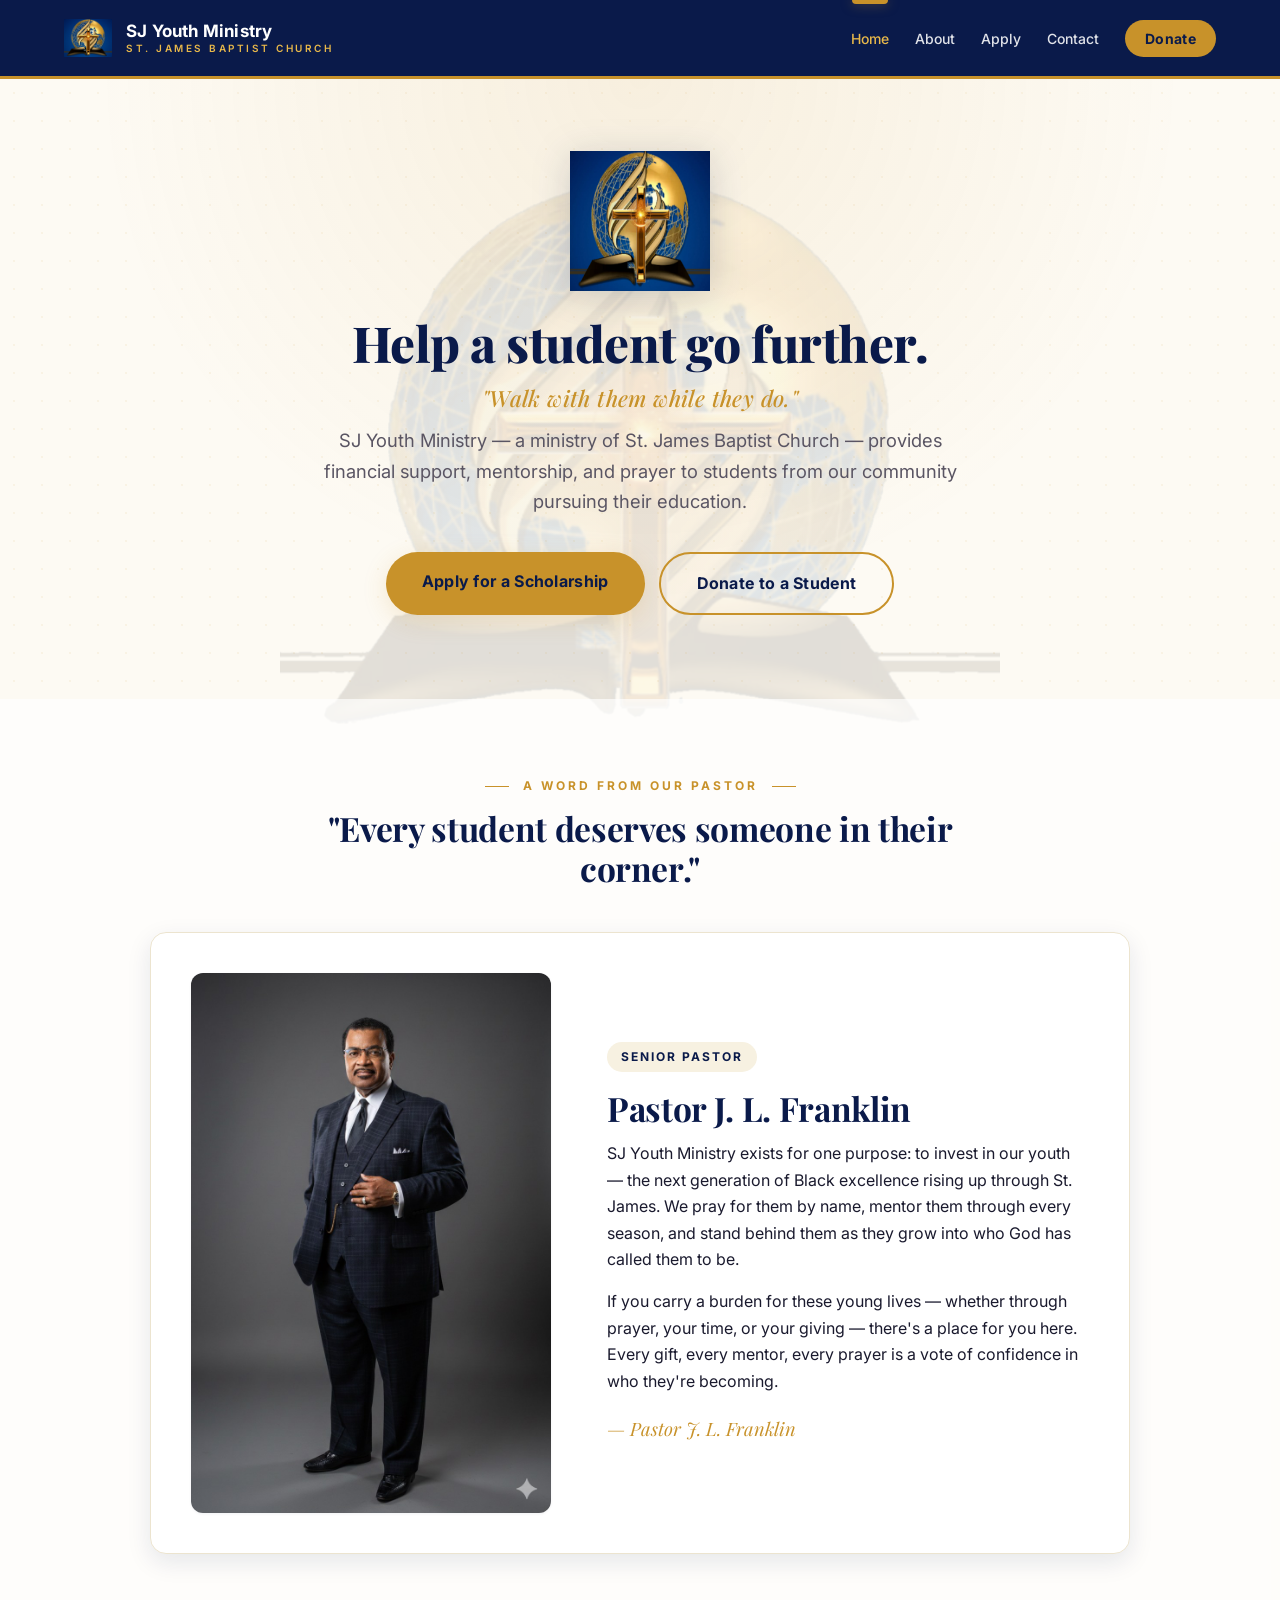
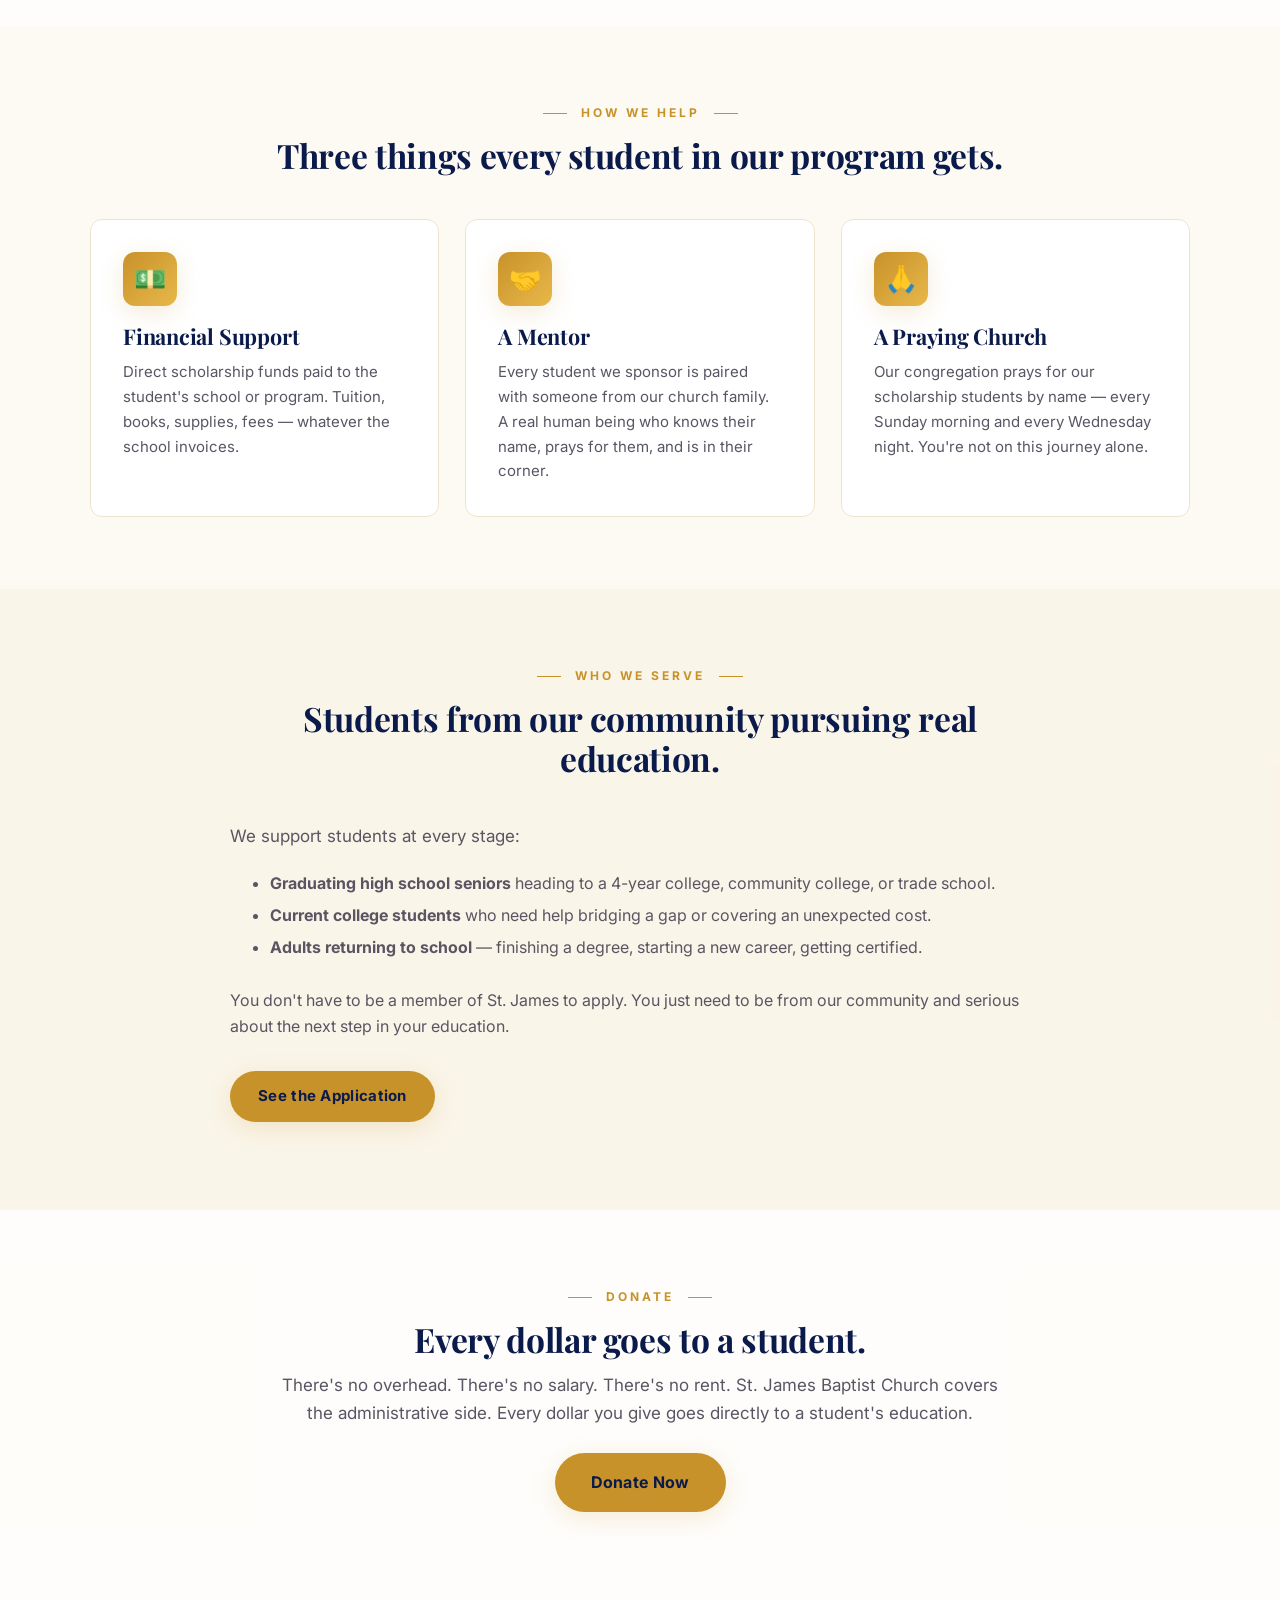
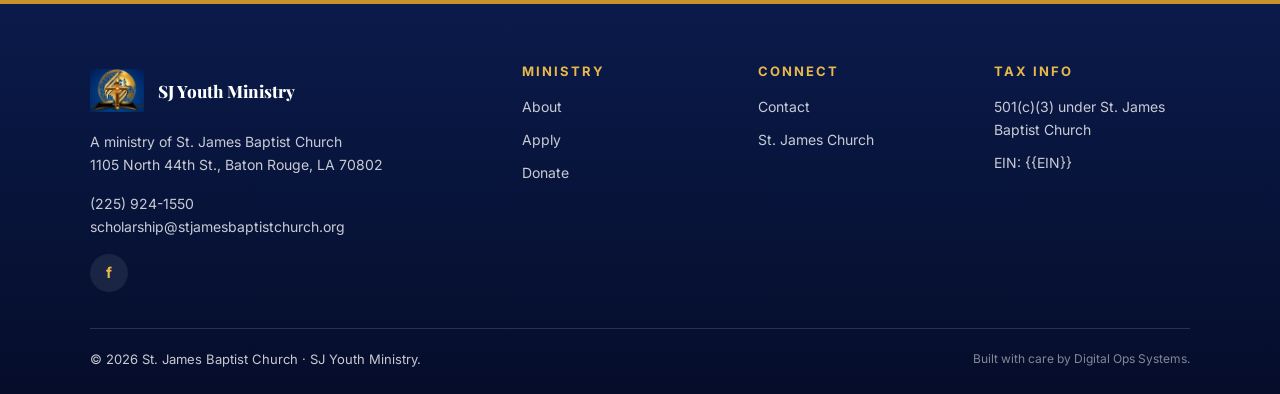
<file: index.html>
<!DOCTYPE html>
<html lang="en">
<head>
  <meta charset="UTF-8">
  <meta name="viewport" content="width=device-width, initial-scale=1.0">
  <title>SJ Youth Ministry | St. James Baptist Church</title>
  <meta name="description" content="SJ Youth Ministry — the youth and scholarship ministry of St. James Baptist Church. Helping students from our community pursue their education with financial support, mentorship, and prayer.">
  <link rel="canonical" href="https://sj-youth-ministry.example.org/">
  <link rel="icon" type="image/jpeg" href="assets/images/sj-logo.jpg">
  <link rel="preconnect" href="https://fonts.googleapis.com">
  <link rel="preconnect" href="https://fonts.gstatic.com" crossorigin>
  <link href="https://fonts.googleapis.com/css2?family=Inter:wght@400;500;600;700;800&family=Playfair+Display:ital,wght@0,500;0,700;0,800;1,500&display=swap" rel="stylesheet">
  <link rel="stylesheet" href="assets/css/styles.css">
  <script type="application/ld+json">
  {
    "@context": "https://schema.org",
    "@type": "NGO",
    "name": "SJ Youth Ministry",
    "description": "Youth and scholarship ministry of St. James Baptist Church supporting students in pursuit of higher education.",
    "url": "https://sj-youth-ministry.example.org",
    "parentOrganization": { "@type": "Church", "name": "St. James Baptist Church" }
  }
  </script>
</head>
<body>

  <header>
    <nav>
      <a href="index.html" class="brand">
        <img class="logo-mark" src="assets/images/sj-logo.jpg" alt="St. James Baptist Church logo">
        <span class="brand-name">
          SJ Youth Ministry
          <small>St. James Baptist Church</small>
        </span>
      </a>
      <button class="nav-toggle" aria-label="Toggle menu">☰</button>
      <ul>
        <li><a href="index.html" class="active">Home</a></li>
        <li><a href="about.html">About</a></li>
        <li><a href="apply.html">Apply</a></li>
        <li><a href="contact.html">Contact</a></li>
        <li><a href="donate.html" class="cta">Donate</a></li>
      </ul>
    </nav>
  </header>

  <main>

    <section class="hero">
      <div class="inner">
        <img class="hero-logo" src="assets/images/sj-logo.jpg" alt="SJ Youth Ministry">
        <h1>Help a student go further.<span>"Walk with them while they do."</span></h1>
        <p class="lead">SJ Youth Ministry — a ministry of St. James Baptist Church — provides financial support, mentorship, and prayer to students from our community pursuing their education.</p>
        <div class="hero-cta">
          <a href="apply.html" class="btn btn-large">Apply for a Scholarship</a>
          <a href="donate.html" class="btn btn-outline btn-large">Donate to a Student</a>
        </div>
      </div>
    </section>

    <!-- A word from our pastor -->
    <section class="section ivory">
      <div class="inner">
        <div class="section-head">
          <span class="section-label">A Word From Our Pastor</span>
          <h2>"Every student deserves someone in their corner."</h2>
        </div>
        <div class="pastor-feature">
          <img src="assets/images/pastor-jl-franklin-portrait.jpg" alt="Pastor J. L. Franklin">
          <div class="pastor-bio">
            <span class="title">Senior Pastor</span>
            <h2>Pastor J. L. Franklin</h2>
            <p>SJ Youth Ministry exists for one purpose: to invest in our youth — the next generation of Black excellence rising up through St. James. We pray for them by name, mentor them through every season, and stand behind them as they grow into who God has called them to be.</p>
            <p>If you carry a burden for these young lives — whether through prayer, your time, or your giving — there's a place for you here. Every gift, every mentor, every prayer is a vote of confidence in who they're becoming.</p>
            <span class="signature">— Pastor J. L. Franklin</span>
          </div>
        </div>
      </div>
    </section>

    <!-- The three doors -->
    <section class="section">
      <div class="inner">
        <div class="section-head">
          <span class="section-label">How We Help</span>
          <h2>Three things every student in our program gets.</h2>
        </div>
        <div class="cards-3">
          <div class="card">
            <div class="icon">💵</div>
            <h3>Financial Support</h3>
            <p>Direct scholarship funds paid to the student's school or program. Tuition, books, supplies, fees — whatever the school invoices.</p>
          </div>
          <div class="card">
            <div class="icon">🤝</div>
            <h3>A Mentor</h3>
            <p>Every student we sponsor is paired with someone from our church family. A real human being who knows their name, prays for them, and is in their corner.</p>
          </div>
          <div class="card">
            <div class="icon">🙏</div>
            <h3>A Praying Church</h3>
            <p>Our congregation prays for our scholarship students by name — every Sunday morning and every Wednesday night. You're not on this journey alone.</p>
          </div>
        </div>
      </div>
    </section>

    <!-- Who we serve -->
    <section class="section alt">
      <div class="inner" style="max-width: 820px;">
        <div class="section-head">
          <span class="section-label">Who We Serve</span>
          <h2>Students from our community pursuing real education.</h2>
        </div>
        <p style="color: var(--text-light); font-size: 17px;">We support students at every stage:</p>
        <ul style="line-height: 2; color: var(--text-light); font-size: 16px;">
          <li><strong>Graduating high school seniors</strong> heading to a 4-year college, community college, or trade school.</li>
          <li><strong>Current college students</strong> who need help bridging a gap or covering an unexpected cost.</li>
          <li><strong>Adults returning to school</strong> — finishing a degree, starting a new career, getting certified.</li>
        </ul>
        <p style="color: var(--text-light); margin-top: 24px;">You don't have to be a member of St. James to apply. You just need to be from our community and serious about the next step in your education.</p>
        <p style="margin-top: 32px;"><a href="apply.html" class="btn">See the Application</a></p>
      </div>
    </section>

    <!-- Donate CTA -->
    <section class="section ivory">
      <div class="inner" style="max-width: 720px; text-align: center;">
        <span class="section-label">Donate</span>
        <h2>Every dollar goes to a student.</h2>
        <p style="color: var(--text-light); font-size: 17px;">There's no overhead. There's no salary. There's no rent. St. James Baptist Church covers the administrative side. Every dollar you give goes directly to a student's education.</p>
        <p style="margin-top: 26px;"><a href="donate.html" class="btn btn-large">Donate Now</a></p>
      </div>
    </section>

  </main>

  <footer>
    <div class="inner">
      <div class="footer-grid">
        <div>
          <div class="footer-brand">
            <img src="assets/images/sj-logo.jpg" alt="SJ Youth Ministry logo">
            <span class="footer-brand-name">SJ Youth Ministry</span>
          </div>
          <p>A ministry of St. James Baptist Church<br>1105 North 44th St., Baton Rouge, LA 70802</p>
          <p><a href="tel:2259241550">(225) 924-1550</a><br><a href="mailto:scholarship@stjamesbaptistchurch.org">scholarship@stjamesbaptistchurch.org</a></p>
          <div class="social">
            <a href="#" title="Facebook (placeholder)" aria-label="Facebook">f</a>
          </div>
        </div>
        <div>
          <h4>Ministry</h4>
          <ul><li><a href="about.html">About</a></li><li><a href="apply.html">Apply</a></li><li><a href="donate.html">Donate</a></li></ul>
        </div>
        <div>
          <h4>Connect</h4>
          <ul><li><a href="contact.html">Contact</a></li><li><a href="../stjames-baptist-sample/index.html">St. James Church</a></li></ul>
        </div>
        <div>
          <h4>Tax Info</h4>
          <ul><li>501(c)(3) under St. James Baptist Church</li><li>EIN: {{EIN}}</li></ul>
        </div>
      </div>
      <div class="footer-bottom">
        <span>© 2026 St. James Baptist Church · SJ Youth Ministry.</span>
        <span class="build-credit">Built with care by Digital Ops Systems.</span>
      </div>
    </div>
  </footer>

  <script>document.querySelector('.nav-toggle')?.addEventListener('click', () => document.querySelector('nav ul').classList.toggle('open'));</script>

</body>
</html>
</file>
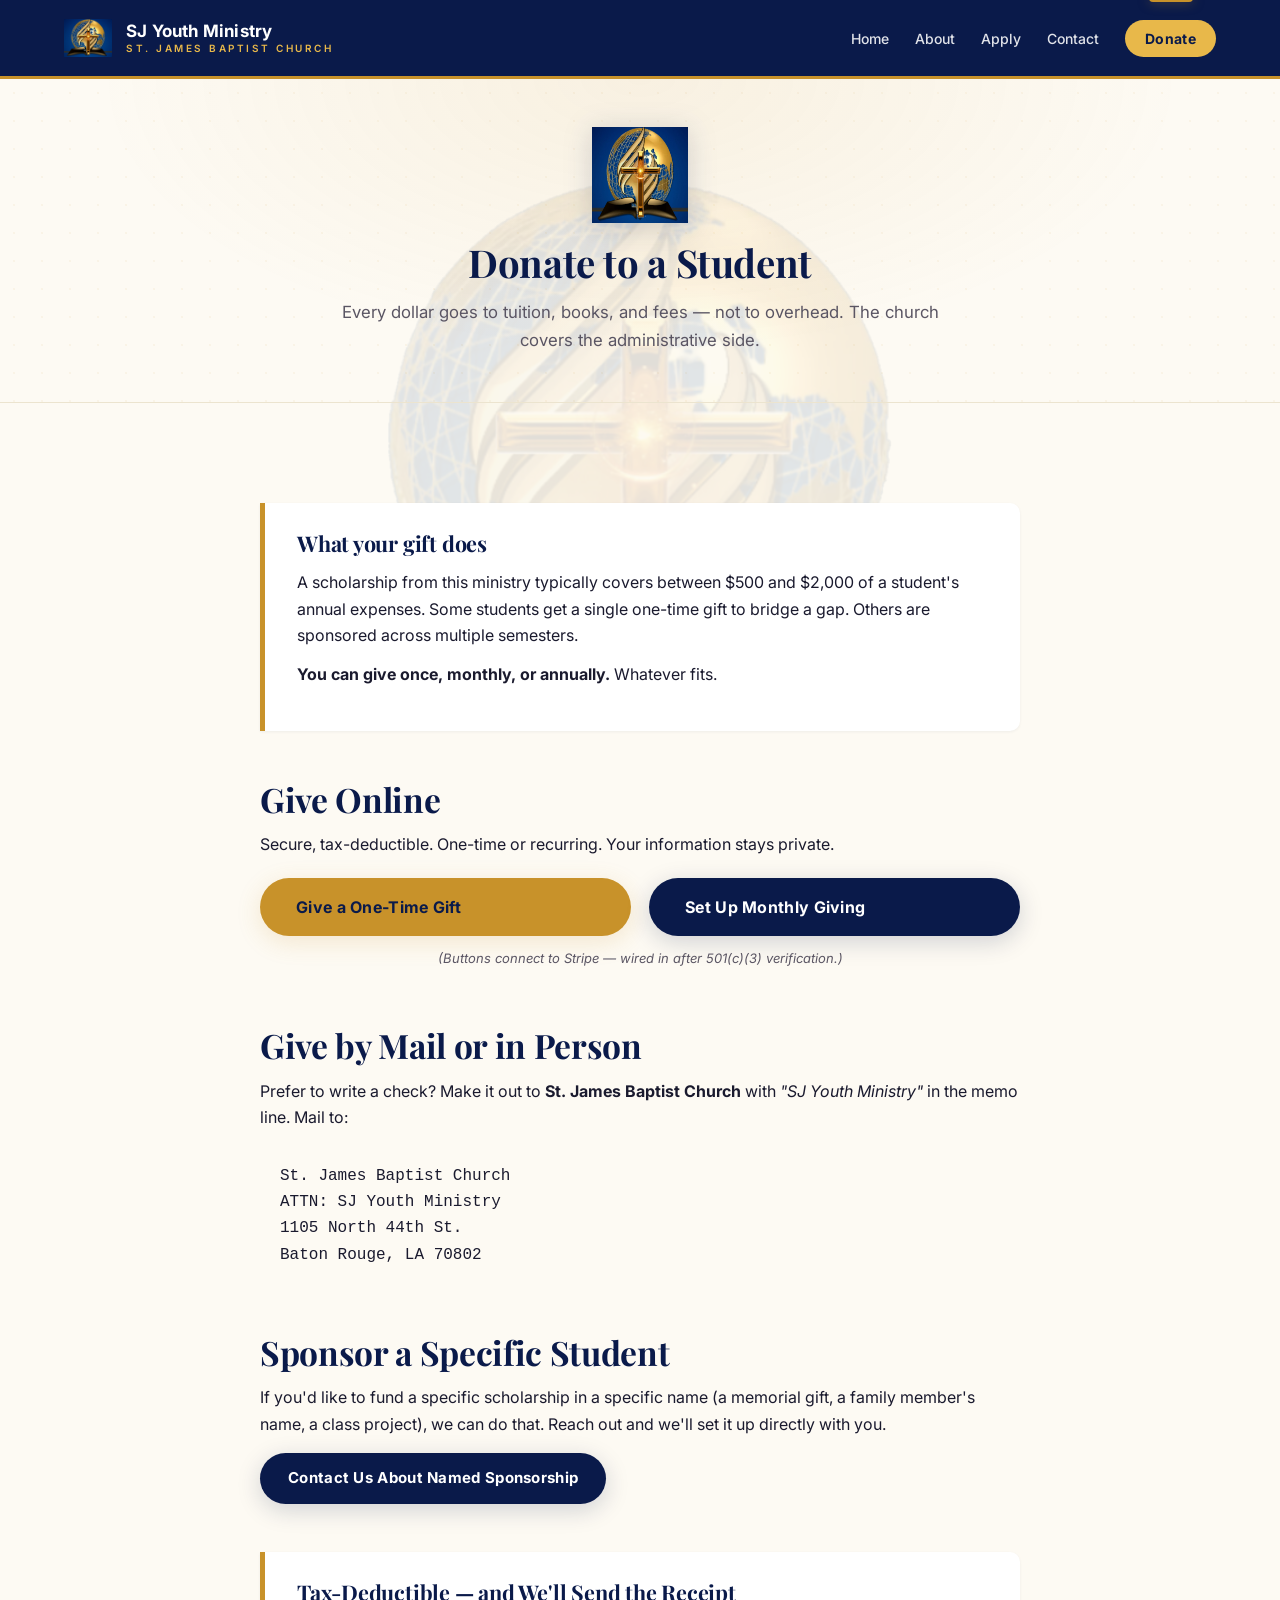
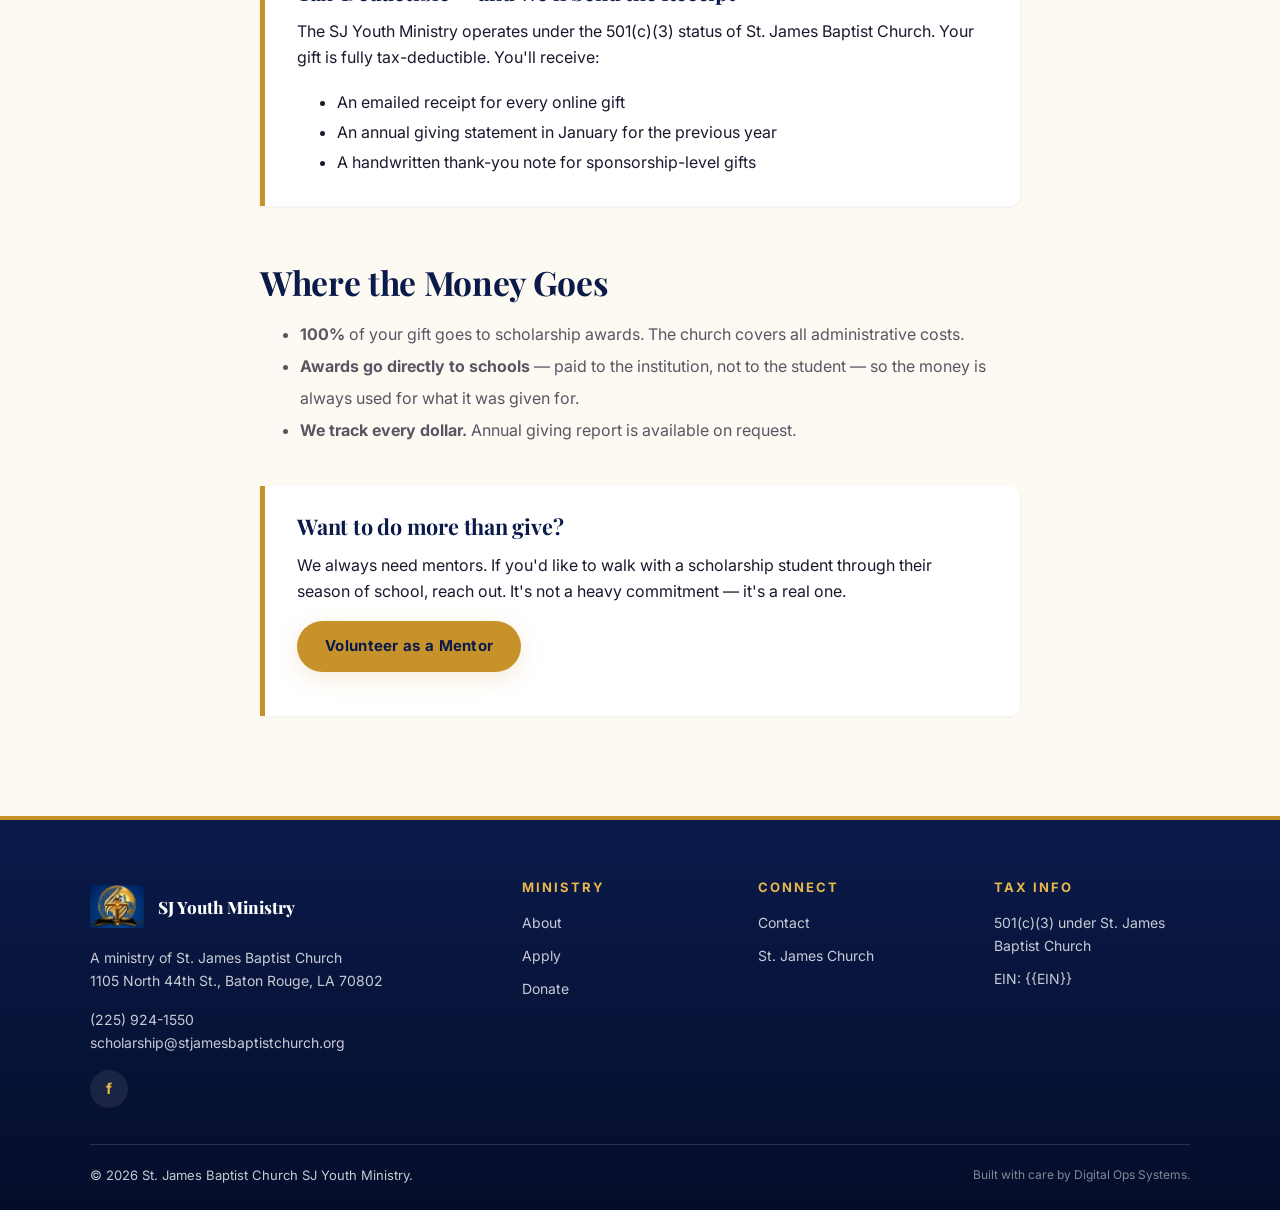
<file: donate.html>
<!DOCTYPE html>
<html lang="en">
<head>
  <meta charset="UTF-8">
  <meta name="viewport" content="width=device-width, initial-scale=1.0">
  <title>Donate | SJ Youth Ministry</title>
  <meta name="description" content="Donate to the SJ Youth Ministry of St. James Baptist Church. Every dollar goes directly to a student's education. Tax-deductible giving.">
  <link rel="canonical" href="https://youth-scholarship.example.org/donate.html">
  <link rel="preconnect" href="https://fonts.googleapis.com"><link rel="preconnect" href="https://fonts.gstatic.com" crossorigin>
  <link href="https://fonts.googleapis.com/css2?family=Inter:wght@400;500;600;700;800&family=Playfair+Display:ital,wght@0,500;0,700;0,800;1,500&display=swap" rel="stylesheet">
  <link rel="stylesheet" href="assets/css/styles.css">
</head>
<body>

  <header>
    <nav>
      <a href="index.html" class="brand">
        <img class="logo-mark" src="assets/images/sj-logo.jpg" alt="St. James Baptist Church logo">
        <span class="brand-name">
          SJ Youth Ministry
          <small>St. James Baptist Church</small>
        </span>
      </a>
      <button class="nav-toggle" aria-label="Toggle menu">☰</button>
      <ul>
        <li><a href="index.html">Home</a></li>
        <li><a href="about.html">About</a></li>
        <li><a href="apply.html">Apply</a></li>
        <li><a href="contact.html">Contact</a></li>
        <li><a href="donate.html" class="cta active">Donate</a></li>
      </ul>
    </nav>
  </header>

  <main>
    <section class="page-hero">
      <img class="hero-logo" src="assets/images/sj-logo.jpg" alt="St. James Baptist Church logo">
      <h1>Donate to a Student</h1>
      <p>Every dollar goes to tuition, books, and fees — not to overhead. The church covers the administrative side.</p>
    </section>

    <section class="section">
      <div class="inner" style="max-width: 760px;">

        <div class="callout">
          <h3>What your gift does</h3>
          <p style="margin: 0;">A scholarship from this ministry typically covers between $500 and $2,000 of a student's annual expenses. Some students get a single one-time gift to bridge a gap. Others are sponsored across multiple semesters.</p>
          <p style="margin-top: 12px;"><strong>You can give once, monthly, or annually.</strong> Whatever fits.</p>
        </div>

        <h2 style="margin-top: 48px;">Give Online</h2>
        <p>Secure, tax-deductible. One-time or recurring. Your information stays private.</p>
        <div style="display: grid; grid-template-columns: 1fr 1fr; gap: 18px; margin-top: 20px;">
          <a href="#" class="btn btn-large" target="_blank" rel="noopener">Give a One-Time Gift</a>
          <a href="#" class="btn btn-navy btn-large" target="_blank" rel="noopener">Set Up Monthly Giving</a>
        </div>
        <p style="margin-top: 12px; font-size: 13px; color: var(--text-light); text-align: center;"><em>(Buttons connect to Stripe — wired in after 501(c)(3) verification.)</em></p>

        <h2 style="margin-top: 56px;">Give by Mail or in Person</h2>
        <p>Prefer to write a check? Make it out to <strong>St. James Baptist Church</strong> with <em>"SJ Youth Ministry"</em> in the memo line. Mail to:</p>
        <p style="font-family: 'Courier New', monospace; background: var(--cream); padding: 16px 20px; border-radius: 4px;">
          St. James Baptist Church<br>
          ATTN: SJ Youth Ministry<br>
          1105 North 44th St.<br>
          Baton Rouge, LA 70802
        </p>

        <h2 style="margin-top: 48px;">Sponsor a Specific Student</h2>
        <p>If you'd like to fund a specific scholarship in a specific name (a memorial gift, a family member's name, a class project), we can do that. Reach out and we'll set it up directly with you.</p>
        <p><a href="contact.html" class="btn btn-navy">Contact Us About Named Sponsorship</a></p>

        <div class="callout" style="margin-top: 48px;">
          <h3>Tax-Deductible — and We'll Send the Receipt</h3>
          <p>The SJ Youth Ministry operates under the 501(c)(3) status of St. James Baptist Church. Your gift is fully tax-deductible. You'll receive:</p>
          <ul style="margin: 12px 0 0 0; line-height: 1.9;">
            <li>An emailed receipt for every online gift</li>
            <li>An annual giving statement in January for the previous year</li>
            <li>A handwritten thank-you note for sponsorship-level gifts</li>
          </ul>
        </div>

        <h2 style="margin-top: 56px;">Where the Money Goes</h2>
        <ul style="line-height: 2; color: var(--text-light);">
          <li><strong>100%</strong> of your gift goes to scholarship awards. The church covers all administrative costs.</li>
          <li><strong>Awards go directly to schools</strong> — paid to the institution, not to the student — so the money is always used for what it was given for.</li>
          <li><strong>We track every dollar.</strong> Annual giving report is available on request.</li>
        </ul>

        <div class="callout" style="margin-top: 40px;">
          <h3>Want to do more than give?</h3>
          <p>We always need mentors. If you'd like to walk with a scholarship student through their season of school, reach out. It's not a heavy commitment &mdash; it's a real one.</p>
          <p><a href="contact.html" class="btn">Volunteer as a Mentor</a></p>
        </div>

      </div>
    </section>

  </main>

  <footer>
    <div class="inner">
      <div class="footer-grid">
        <div>
          <div class="footer-brand">
            <img src="assets/images/sj-logo.jpg" alt="SJ Youth Ministry logo">
            <span class="footer-brand-name">SJ Youth Ministry</span>
          </div>
          <p>A ministry of St. James Baptist Church<br>1105 North 44th St., Baton Rouge, LA 70802</p>
          <p><a href="tel:2259241550">(225) 924-1550</a><br><a href="mailto:scholarship@stjamesbaptistchurch.org">scholarship@stjamesbaptistchurch.org</a></p>
          <div class="social"><a href="#" title="Facebook (placeholder)" aria-label="Facebook">f</a></div>
        </div>
        <div><h4>Ministry</h4><ul><li><a href="about.html">About</a></li><li><a href="apply.html">Apply</a></li><li><a href="donate.html">Donate</a></li></ul></div>
        <div><h4>Connect</h4><ul><li><a href="contact.html">Contact</a></li><li><a href="../stjames-baptist-sample/index.html">St. James Church</a></li></ul></div>
        <div><h4>Tax Info</h4><ul><li>501(c)(3) under St. James Baptist Church</li><li>EIN: {{EIN}}</li></ul></div>
      </div>
      <div class="footer-bottom"><span>© 2026 St. James Baptist Church SJ Youth Ministry.</span><span class="build-credit">Built with care by Digital Ops Systems.</span></div>
    </div>
  </footer>

  <script>document.querySelector('.nav-toggle')?.addEventListener('click', () => document.querySelector('nav ul').classList.toggle('open'));</script>

</body>
</html>
</file>
<file: assets/css/styles.css>
/* ─── St. James Baptist Church — sample by Digital Ops Systems ─────── */
/* Theme: bright, lively, spiritual. Cream-dominant surface. Gold leads.
   Navy reserved for thin header strip, footer, and logo lockup only. */

:root {
  --navy: #0A1A4A;          /* brand deep navy (sparingly) */
  --navy-mid: #1A3A8A;      /* royal blue secondary */
  --gold: #C8922A;          /* brand primary gold */
  --gold-light: #E8B84A;    /* highlight / hover gold */
  --cream: #FDFAF3;         /* page bg — warm ivory */
  --cream-soft: #F7F1E1;    /* alt section bg */
  --ivory: #FFFFFF;         /* card surface */
  --text: #1A1A2E;
  --text-light: #5A5563;
  --line: #ECE4CF;          /* warm divider */
  --shadow: 0 1px 3px rgba(10,26,74,0.06);
  --shadow-lg: 0 8px 24px rgba(10,26,74,0.10);
  --shadow-gold: 0 6px 24px rgba(200,146,42,0.18);
}

* { box-sizing: border-box; }
html { scroll-behavior: smooth; }
body {
  margin: 0;
  font-family: "Inter", -apple-system, "Segoe UI", Arial, sans-serif;
  font-size: 16px;
  line-height: 1.65;
  color: var(--text);
  background: var(--cream);
  -webkit-font-smoothing: antialiased;
  position: relative;
}

/* ─── Watermark — centered transparent logo, fixed (doesn't scroll) ── */
body::after {
  content: "";
  position: fixed;
  top: 50%;
  left: 50%;
  transform: translate(-50%, -50%);
  width: min(72vw, 720px);
  height: min(72vw, 720px);
  background: url("../images/sj-logo-transparent.png") center/contain no-repeat;
  opacity: 0.11;
  pointer-events: none;
  z-index: 0;
}
header, main, footer { position: relative; z-index: 1; }
header { z-index: 100; }
@media (max-width: 880px) {
  body::after { width: min(90vw, 460px); height: min(90vw, 460px); opacity: 0.10; }
}
@media print { body::after { display: none; } }

a { color: var(--navy-mid); text-decoration: none; transition: color 0.15s ease; }
a:hover { color: var(--gold); }

h1, h2, h3, h4 {
  font-family: "Playfair Display", Georgia, serif;
  font-weight: 700;
  letter-spacing: -0.01em;
  color: var(--navy);
  line-height: 1.2;
  margin: 0 0 0.75rem 0;
}
h1 { font-size: 2.75rem; }
h2 { font-size: 2.1rem; }
h3 { font-size: 1.35rem; }
h4 { font-size: 1.1rem; }
p { margin: 0 0 1rem 0; }

/* ─── Header / nav — slim navy strip, logo prominent ────────────────── */
header {
  background: var(--navy);
  color: var(--ivory);
  position: sticky;
  top: 0;
  z-index: 100;
  border-bottom: 3px solid var(--gold);
}
nav {
  max-width: 1200px;
  margin: 0 auto;
  padding: 14px 24px;
  display: flex;
  justify-content: space-between;
  align-items: center;
  gap: 24px;
}
.brand {
  display: flex;
  align-items: center;
  gap: 14px;
  color: var(--ivory);
  font-weight: 700;
  font-size: 17px;
  letter-spacing: 0.2px;
}
.brand:hover { color: var(--gold-light); }
.brand img.logo-mark {
  width: 48px;
  height: 48px;
  object-fit: contain;
  border-radius: 6px;
  background: transparent;
}
.brand .brand-name { line-height: 1.1; }
.brand .brand-name small {
  display: block;
  font-size: 10px;
  letter-spacing: 2.5px;
  text-transform: uppercase;
  color: var(--gold-light);
  font-weight: 600;
  margin-top: 2px;
}

nav ul {
  list-style: none;
  margin: 0;
  padding: 0;
  display: flex;
  gap: 26px;
  align-items: center;
}
nav ul a {
  color: rgba(255,255,255,0.88);
  font-size: 14px;
  font-weight: 500;
  padding: 8px 0;
  transition: color 0.15s ease;
  position: relative;
}
nav ul a:hover { color: var(--gold-light); }

/* Active tab — gold bar above showing which page you're on */
nav ul a.active { color: var(--gold-light); }
nav ul a.active::before {
  content: "";
  position: absolute;
  top: -22px;
  left: 50%;
  transform: translateX(-50%);
  width: 36px;
  height: 4px;
  background: var(--gold);
  border-radius: 0 0 4px 4px;
  box-shadow: 0 0 12px rgba(200,146,42,0.5);
}

nav ul a.cta {
  background: var(--gold);
  color: var(--navy);
  padding: 10px 20px;
  border-radius: 999px;
  font-weight: 700;
  letter-spacing: 0.3px;
}
nav ul a.cta:hover { background: var(--gold-light); color: var(--navy); }
nav ul a.cta.active { background: var(--gold-light); }
nav ul a.cta.active::before { width: 44px; }

.nav-toggle {
  display: none;
  background: transparent;
  border: 0;
  color: var(--ivory);
  font-size: 24px;
  cursor: pointer;
}

/* ─── Hero — transparent so watermark shows through ─────────────────── */
.hero {
  background:
    radial-gradient(ellipse at top, rgba(200,146,42,0.10) 0%, transparent 60%);
  padding: 72px 24px 84px;
  text-align: center;
  position: relative;
  overflow: hidden;
}
.hero::before {
  /* subtle decorative gold dot pattern */
  content: "";
  position: absolute;
  inset: 0;
  background-image: radial-gradient(rgba(200,146,42,0.07) 1px, transparent 1px);
  background-size: 28px 28px;
  pointer-events: none;
}
.hero .inner {
  max-width: 880px;
  margin: 0 auto;
  position: relative;
}
.hero .hero-logo {
  width: 140px;
  height: 140px;
  margin: 0 auto 22px;
  display: block;
  filter: drop-shadow(0 6px 18px rgba(10,26,74,0.18));
}
.hero h1 {
  color: var(--navy);
  font-size: 3.1rem;
  margin-bottom: 0.5rem;
  font-weight: 800;
}
.hero h1 span {
  display: block;
  color: var(--gold);
  font-size: 1.4rem;
  font-style: italic;
  font-weight: 500;
  margin-top: 12px;
  letter-spacing: 0.4px;
}
.hero p.lead {
  color: var(--text-light);
  font-size: 1.15rem;
  max-width: 640px;
  margin: 14px auto 22px;
}

.service-times {
  display: inline-flex;
  flex-wrap: wrap;
  gap: 28px;
  justify-content: center;
  margin-top: 24px;
  padding: 22px 34px;
  background: var(--ivory);
  border-radius: 12px;
  border-top: 4px solid var(--gold);
  box-shadow: var(--shadow-lg);
}
.service-times .st-item { color: var(--text); min-width: 150px; }
.service-times .st-day { color: var(--gold); font-size: 11px; text-transform: uppercase; letter-spacing: 2px; font-weight: 700; }
.service-times .st-time { color: var(--navy); font-size: 22px; font-weight: 800; margin-top: 4px; font-family: "Playfair Display", Georgia, serif; }
.service-times .st-name { font-size: 13px; color: var(--text-light); }

.hero-cta {
  display: flex;
  gap: 14px;
  justify-content: center;
  margin-top: 36px;
  flex-wrap: wrap;
}

/* ─── Buttons ──────────────────────────────────────────────────────── */
.btn {
  display: inline-block;
  background: var(--gold);
  color: var(--navy);
  font-weight: 700;
  font-size: 15px;
  padding: 13px 28px;
  border-radius: 999px;
  border: 0;
  cursor: pointer;
  letter-spacing: 0.3px;
  transition: background 0.15s ease, transform 0.1s ease, box-shadow 0.15s ease;
  text-decoration: none;
  box-shadow: var(--shadow-gold);
}
.btn:hover { background: var(--gold-light); color: var(--navy); transform: translateY(-2px); box-shadow: 0 10px 30px rgba(200,146,42,0.28); }
.btn-outline {
  background: transparent;
  border: 2px solid var(--gold);
  color: var(--navy);
  box-shadow: none;
}
.btn-outline:hover { background: var(--gold); color: var(--navy); }
.btn-navy { background: var(--navy); color: var(--ivory); box-shadow: 0 6px 24px rgba(10,26,74,0.18); }
.btn-navy:hover { background: var(--navy-mid); color: var(--ivory); }
.btn-large { padding: 16px 36px; font-size: 16px; }

/* ─── Sections ─────────────────────────────────────────────────────── */
.section {
  padding: 72px 24px;
  background: transparent;
}
.section.alt { background: rgba(247, 241, 225, 0.55); }
.section.ivory { background: rgba(255, 255, 255, 0.65); }
.section .inner { max-width: 1100px; margin: 0 auto; }
.section-head {
  text-align: center;
  max-width: 740px;
  margin: 0 auto 44px;
}
.section-label {
  display: inline-block;
  color: var(--gold);
  font-size: 12px;
  letter-spacing: 3px;
  text-transform: uppercase;
  font-weight: 700;
  margin-bottom: 12px;
  position: relative;
  padding: 0 14px;
}
.section-label::before, .section-label::after {
  content: "";
  position: absolute;
  top: 50%;
  width: 24px;
  height: 1px;
  background: var(--gold);
}
.section-label::before { right: 100%; }
.section-label::after { left: 100%; }
.section-head p {
  color: var(--text-light);
  font-size: 17px;
  margin-top: 8px;
}

/* ─── Pastor feature — portrait + bio side by side ──────────────────── */
.pastor-feature {
  display: grid;
  grid-template-columns: 360px 1fr;
  gap: 56px;
  align-items: center;
  background: var(--ivory);
  padding: 40px;
  border-radius: 16px;
  box-shadow: var(--shadow-lg);
  border: 1px solid var(--line);
  max-width: 980px;
  margin: 0 auto;
}
.pastor-feature img {
  width: 100%;
  height: auto;
  border-radius: 12px;
  display: block;
  box-shadow: var(--shadow);
}
.pastor-feature .pastor-bio h2 { margin-top: 0; }
.pastor-feature .pastor-bio .signature {
  font-family: "Playfair Display", serif;
  font-style: italic;
  color: var(--gold);
  font-size: 1.15rem;
  margin-top: 20px;
  display: block;
}
.pastor-feature .pastor-bio .title {
  display: inline-block;
  background: var(--cream-soft);
  color: var(--navy);
  padding: 5px 14px;
  border-radius: 999px;
  font-size: 12px;
  letter-spacing: 2px;
  text-transform: uppercase;
  font-weight: 700;
  margin-bottom: 16px;
}

/* ─── Couple feature — two portraits side by side with gold frames ──── */
.couple-feature {
  text-align: center;
  max-width: 880px;
  margin: 0 auto;
}
.couple-grid {
  display: grid;
  grid-template-columns: 1fr 1fr;
  gap: 24px;
  max-width: 760px;
  margin: 0 auto;
}
.couple-grid .portrait {
  background: linear-gradient(135deg, var(--gold) 0%, var(--gold-light) 100%);
  padding: 10px;
  border-radius: 12px;
  box-shadow: var(--shadow-lg);
}
.couple-grid .portrait img {
  display: block;
  width: 100%;
  height: 340px;
  object-fit: cover;
  object-position: center top;
  border-radius: 6px;
}
.couple-grid .portrait .name {
  margin-top: 12px;
  padding-bottom: 6px;
  font-family: "Playfair Display", serif;
  font-size: 1.05rem;
  color: var(--navy);
  text-align: center;
  font-weight: 700;
}
.couple-feature .caption {
  margin-top: 28px;
  font-family: "Playfair Display", serif;
  font-size: 1.15rem;
  color: var(--gold);
  font-style: italic;
}

/* ─── Map embed card ────────────────────────────────────────────────── */
.map-card {
  max-width: 980px;
  margin: 0 auto;
  background: var(--ivory);
  border-radius: 16px;
  box-shadow: var(--shadow-lg);
  border: 1px solid var(--line);
  overflow: hidden;
  display: grid;
  grid-template-columns: 1.4fr 1fr;
  min-height: 400px;
}
.map-card iframe {
  display: block;
  border: 0;
  width: 100%;
  height: 100%;
  min-height: 400px;
}
.map-card .map-info {
  padding: 40px;
  display: flex;
  flex-direction: column;
  justify-content: center;
}
.map-card .map-info h3 {
  margin-top: 0;
  font-size: 1.5rem;
}
.map-card .map-info .addr {
  color: var(--text);
  font-size: 17px;
  margin: 14px 0 18px;
  line-height: 1.5;
}
.map-card .map-info .meta { color: var(--text-light); font-size: 14px; margin-bottom: 8px; }
.map-card .map-info .meta strong { color: var(--navy); font-weight: 700; }
.map-card .map-info .directions {
  margin-top: 22px;
  display: inline-block;
  align-self: flex-start;
}
@media (max-width: 880px) {
  .couple-grid { grid-template-columns: 1fr 1fr; gap: 14px; }
  .couple-grid .portrait img { height: 240px; }
  .map-card { grid-template-columns: 1fr; }
  .map-card iframe { min-height: 280px; }
  .map-card .map-info { padding: 28px; }
}
@media (max-width: 540px) {
  .couple-grid .portrait img { height: 180px; }
}

/* ─── Cards / grids ────────────────────────────────────────────────── */
.cards-3 { display: grid; grid-template-columns: repeat(3, 1fr); gap: 26px; margin-top: 36px; }
.cards-2 { display: grid; grid-template-columns: repeat(2, 1fr); gap: 28px; margin-top: 32px; }
.card {
  background: var(--ivory);
  border: 1px solid var(--line);
  border-radius: 12px;
  padding: 32px;
  transition: box-shadow 0.18s ease, transform 0.12s ease, border-color 0.18s ease;
}
.card:hover { box-shadow: var(--shadow-lg); transform: translateY(-3px); border-color: var(--gold-light); }
.card .icon {
  width: 54px;
  height: 54px;
  background: linear-gradient(135deg, var(--gold) 0%, var(--gold-light) 100%);
  border-radius: 12px;
  display: flex;
  align-items: center;
  justify-content: center;
  font-size: 26px;
  margin-bottom: 18px;
  color: var(--navy);
  box-shadow: var(--shadow-gold);
}
.card h3 { margin-bottom: 10px; color: var(--navy); }
.card p { color: var(--text-light); font-size: 15px; margin: 0; }
.card a { color: var(--gold); font-weight: 600; }
.card a:hover { color: var(--navy); }

/* ─── Page hero (interior pages, smaller) ──────────────────────────── */
.page-hero {
  background:
    radial-gradient(ellipse at top, rgba(200,146,42,0.09) 0%, transparent 60%);
  padding: 48px 24px 48px;
  text-align: center;
  border-bottom: 1px solid var(--line);
  position: relative;
  overflow: hidden;
}
.page-hero::before {
  content: "";
  position: absolute;
  inset: 0;
  background-image: radial-gradient(rgba(200,146,42,0.06) 1px, transparent 1px);
  background-size: 28px 28px;
  pointer-events: none;
}
.page-hero > * { position: relative; }
.page-hero img.hero-logo {
  width: 96px;
  height: 96px;
  display: block;
  margin: 0 auto 16px;
  filter: drop-shadow(0 4px 14px rgba(10,26,74,0.18));
}
.page-hero .section-label { margin-bottom: 14px; }
.page-hero h1 { color: var(--navy); font-size: 2.4rem; }
.page-hero p { color: var(--text-light); max-width: 640px; margin: 14px auto 0; font-size: 1.05rem; }

/* ─── Forms ────────────────────────────────────────────────────────── */
form { display: grid; gap: 18px; max-width: 640px; margin: 0 auto; }
.form-row { display: grid; grid-template-columns: 1fr 1fr; gap: 18px; }
label {
  display: block;
  font-size: 12px;
  font-weight: 700;
  color: var(--navy);
  text-transform: uppercase;
  letter-spacing: 1px;
  margin-bottom: 6px;
}
input, textarea, select {
  width: 100%;
  font: inherit;
  padding: 13px 16px;
  border: 1.5px solid var(--line);
  border-radius: 8px;
  background: var(--ivory);
  color: var(--text);
  transition: border-color 0.15s ease, box-shadow 0.15s ease;
}
input:focus, textarea:focus, select:focus {
  outline: 0;
  border-color: var(--gold);
  box-shadow: 0 0 0 4px rgba(200,146,42,0.15);
}
textarea { resize: vertical; min-height: 140px; }
.form-note { font-size: 13px; color: var(--text-light); margin-top: -4px; }

/* ─── Sermon list ──────────────────────────────────────────────────── */
.sermon-list { display: grid; gap: 16px; margin-top: 32px; }
.sermon-card {
  display: grid;
  grid-template-columns: 90px 1fr auto;
  gap: 20px;
  align-items: center;
  padding: 20px 22px;
  background: var(--ivory);
  border: 1px solid var(--line);
  border-radius: 12px;
  transition: box-shadow 0.15s ease;
}
.sermon-card:hover { box-shadow: var(--shadow-lg); }
.sermon-card .date-block {
  background: linear-gradient(135deg, var(--gold) 0%, var(--gold-light) 100%);
  color: var(--navy);
  border-radius: 10px;
  padding: 12px 6px;
  text-align: center;
}
.sermon-card .date-block .mo { font-size: 11px; font-weight: 800; letter-spacing: 1.5px; text-transform: uppercase; }
.sermon-card .date-block .day { font-size: 26px; font-weight: 800; line-height: 1; margin-top: 2px; font-family: "Playfair Display", serif; }
.sermon-card .meta h4 { margin: 0 0 4px 0; }
.sermon-card .meta p { margin: 0; font-size: 13px; color: var(--text-light); }
.sermon-card .play {
  background: var(--navy);
  color: var(--gold-light);
  width: 48px;
  height: 48px;
  border-radius: 50%;
  display: flex;
  align-items: center;
  justify-content: center;
  font-size: 16px;
  border: 0;
  cursor: pointer;
  transition: background 0.15s ease;
}
.sermon-card .play:hover { background: var(--gold); color: var(--navy); }

/* ─── Callout ──────────────────────────────────────────────────────── */
.callout {
  background: var(--ivory);
  border-left: 5px solid var(--gold);
  padding: 28px 32px;
  border-radius: 0 10px 10px 0;
  margin: 28px auto;
  max-width: 760px;
  box-shadow: var(--shadow);
}
.callout h3 { margin-top: 0; }

/* ─── Footer — kept warm-navy for grounded contrast ─────────────────── */
footer {
  background: linear-gradient(180deg, var(--navy) 0%, #050d2a 100%);
  color: rgba(255,255,255,0.78);
  padding: 60px 24px 24px;
  font-size: 14px;
  border-top: 4px solid var(--gold);
}
footer .inner { max-width: 1100px; margin: 0 auto; }
.footer-grid {
  display: grid;
  grid-template-columns: 2fr 1fr 1fr 1fr;
  gap: 40px;
  margin-bottom: 36px;
}
footer h4 { color: var(--gold-light); font-size: 13px; text-transform: uppercase; letter-spacing: 2px; margin-bottom: 16px; font-family: "Inter", sans-serif; }
footer ul { list-style: none; padding: 0; margin: 0; }
footer ul li { margin-bottom: 10px; }
footer a { color: rgba(255,255,255,0.78); }
footer a:hover { color: var(--gold-light); }
.footer-brand {
  display: flex;
  align-items: center;
  gap: 14px;
  margin-bottom: 12px;
}
.footer-brand img {
  width: 54px;
  height: 54px;
  object-fit: contain;
  border-radius: 6px;
}
.footer-brand-name { color: var(--ivory); font-weight: 800; font-size: 17px; font-family: "Playfair Display", serif; }
.footer-bottom {
  border-top: 1px solid rgba(255,255,255,0.14);
  padding-top: 20px;
  display: flex;
  justify-content: space-between;
  flex-wrap: wrap;
  gap: 12px;
  font-size: 13px;
}
.footer-bottom .build-credit { color: rgba(255,255,255,0.5); font-size: 12px; }

.social { display: flex; gap: 12px; margin-top: 14px; }
.social a {
  width: 38px;
  height: 38px;
  background: rgba(255,255,255,0.08);
  color: var(--gold-light);
  border-radius: 50%;
  display: flex;
  align-items: center;
  justify-content: center;
  font-size: 15px;
  font-weight: 700;
  transition: background 0.15s ease, color 0.15s ease;
}
.social a:hover { background: var(--gold); color: var(--navy); }

/* ─── Visit info ───────────────────────────────────────────────────── */
.visit-grid {
  display: grid;
  grid-template-columns: 1fr 1fr;
  gap: 36px;
  margin-top: 32px;
}
.visit-block { background: var(--ivory); padding: 32px; border-radius: 12px; border: 1px solid var(--line); box-shadow: var(--shadow); }
.visit-block h3 { margin-top: 0; }
.visit-block p { color: var(--text-light); }

/* ─── Ornament divider ─────────────────────────────────────────────── */
.ornament {
  text-align: center;
  margin: 32px auto;
  color: var(--gold);
  font-size: 18px;
  letter-spacing: 8px;
}

/* ─── Responsive ───────────────────────────────────────────────────── */
@media (max-width: 880px) {
  h1 { font-size: 2.1rem; }
  .hero h1 { font-size: 2.2rem; }
  .hero { padding: 56px 20px 64px; }
  .section { padding: 56px 20px; }
  .cards-3, .cards-2 { grid-template-columns: 1fr; }
  .form-row { grid-template-columns: 1fr; }
  .footer-grid { grid-template-columns: 1fr 1fr; }
  .visit-grid { grid-template-columns: 1fr; }
  .pastor-feature { grid-template-columns: 1fr; gap: 28px; padding: 28px; }
  .sermon-card { grid-template-columns: 80px 1fr; }
  .sermon-card .play { grid-column: 1 / -1; justify-self: end; }
  nav ul {
    display: none;
    position: absolute;
    top: 100%;
    left: 0; right: 0;
    background: var(--navy);
    flex-direction: column;
    padding: 18px 22px;
    gap: 14px;
    border-bottom: 3px solid var(--gold);
  }
  nav ul.open { display: flex; }
  nav ul a.cta { width: 100%; text-align: center; }
  .nav-toggle { display: block; }
  .brand .brand-name { font-size: 15px; }
}
@media (max-width: 540px) {
  .footer-grid { grid-template-columns: 1fr; gap: 24px; }
  .service-times { flex-direction: column; gap: 12px; align-items: flex-start; padding: 18px 22px; }
  .hero .hero-logo { width: 110px; height: 110px; }
  .hero h1 { font-size: 1.85rem; }
}
</file>
